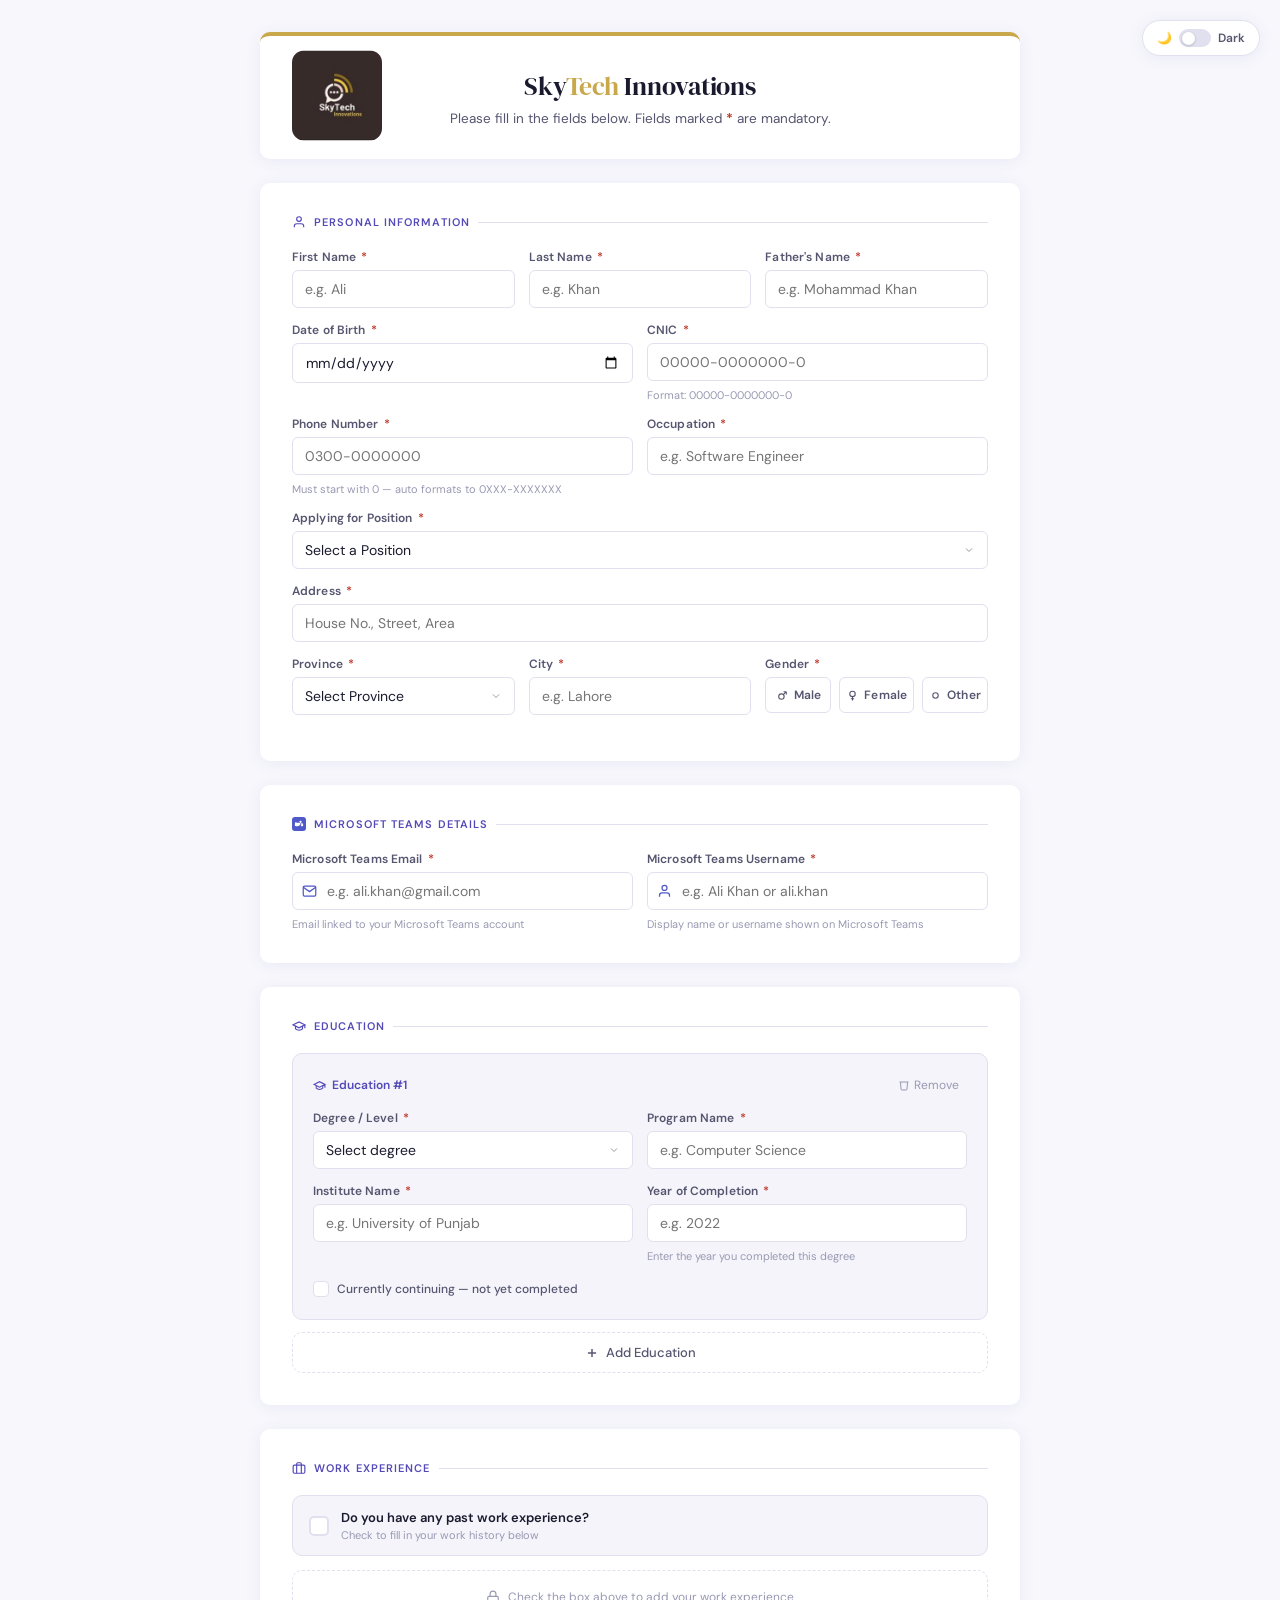
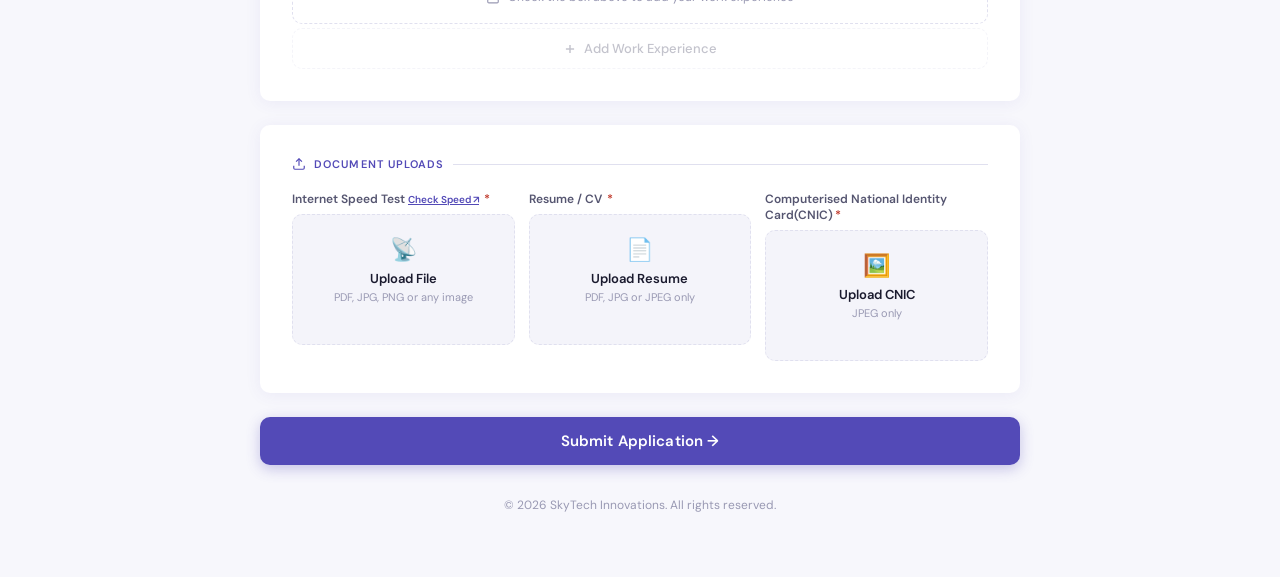
<file: index.html>
<!DOCTYPE html>
<html lang="en">
<head>
  <meta charset="UTF-8">
  <meta name="viewport" content="width=device-width, initial-scale=1.0">
  <title>Job Application — SkyTech Innovations</title>
  <link rel="preconnect" href="https://fonts.googleapis.com">
  <link href="https://fonts.googleapis.com/css2?family=DM+Sans:wght@400;500;600&family=DM+Serif+Display&display=swap" rel="stylesheet">
  <style>
    *, *::before, *::after { box-sizing: border-box; margin: 0; padding: 0; }
    :root {
      --brand: #534AB7; --brand-light: rgba(83,74,183,.07); --brand-mid: rgba(83,74,183,.15);
      --danger: #C0392B; --success: #27AE60; --text-primary: #1a1a2e;
      --text-secondary: #555570; --text-muted: #9999b3; --border: #e0e0ef;
      --border-focus: #534AB7; --bg: #f7f7fc; --card-bg: #ffffff;
      --inner-bg: #f4f4fa; --radius: 10px; --radius-sm: 6px;
      --shadow: 0 2px 16px rgba(83,74,183,.08);
    }
    [data-theme="dark"] {
      --brand: #7B72E9; --brand-light: rgba(123,114,233,.12); --brand-mid: rgba(123,114,233,.2);
      --danger: #E05252; --success: #4CAF7D; --text-primary: #EAEAF5;
      --text-secondary: #A9A9C8; --text-muted: #6B6B8A; --border: #2E2E45;
      --border-focus: #7B72E9; --bg: #0F0F1A; --card-bg: #1A1A2E;
      --inner-bg: #141428; --shadow: 0 2px 24px rgba(0,0,0,.4);
    }
    [data-theme="dark"] .field input,[data-theme="dark"] .field select { background: #1E1E35; color: var(--text-primary); }
    [data-theme="dark"] .field input::placeholder { color: var(--text-muted); }
    [data-theme="dark"] .gender-opt.selected { background: rgba(123,114,233,.15); }
    .theme-toggle { position: fixed; top: 1.25rem; right: 1.25rem; z-index: 999; background: var(--card-bg); border: 1.5px solid var(--border); border-radius: 50px; padding: 8px 14px; display: flex; align-items: center; gap: 7px; cursor: pointer; font-size: 12px; font-weight: 600; font-family: "DM Sans", sans-serif; color: var(--text-secondary); box-shadow: var(--shadow); transition: all .2s; user-select: none; }
    .theme-toggle:hover { border-color: var(--brand); color: var(--brand); }
    .toggle-track { width: 32px; height: 18px; background: var(--border); border-radius: 20px; position: relative; transition: background .25s; flex-shrink: 0; }
    .toggle-track.on { background: var(--brand); }
    .toggle-thumb { width: 13px; height: 13px; background: #fff; border-radius: 50%; position: absolute; top: 2.5px; left: 2.5px; transition: transform .25s; box-shadow: 0 1px 3px rgba(0,0,0,.2); }
    .toggle-track.on .toggle-thumb { transform: translateX(14px); }
    body { font-family: "DM Sans", sans-serif; background: var(--bg); color: var(--text-primary); min-height: 100vh; padding: 2rem 1rem 4rem; }
    .page-wrap { max-width: 760px; margin: 0 auto; }
    .company-header { padding: 2rem; background: var(--card-bg); border-radius: var(--radius); box-shadow: var(--shadow); margin-bottom: 1.5rem; border-top: 4px solid #c9a84c; position: relative; display: flex; align-items: center; justify-content: center; min-height: 110px; }
    .company-logo { position: absolute; left: 2rem; top: 50%; transform: translateY(-50%); }
    .company-logo img { width: 90px; height: 90px; object-fit: contain; border-radius: 12px; }
    .company-center { display: flex; flex-direction: column; align-items: center; gap: 6px; }
    .company-name { font-family: "DM Serif Display", serif; font-size: 26px; color: var(--text-primary); letter-spacing: -.01em; }
    .company-name span { color: #c9a84c; }
    .form-subline { font-size: 13.5px; color: var(--text-secondary); }
    .form-subline strong { color: var(--danger); }
    .form-card { background: var(--card-bg); border-radius: var(--radius); box-shadow: var(--shadow); padding: 2rem; margin-bottom: 1.5rem; }
    .section-title { font-size: 11px; font-weight: 600; text-transform: uppercase; letter-spacing: .1em; color: var(--brand); margin-bottom: 1.25rem; display: flex; align-items: center; gap: 8px; }
    .section-title::after { content: ""; flex: 1; height: 1px; background: var(--border); }
    .grid-2 { display: grid; grid-template-columns: 1fr 1fr; gap: 14px; }
    .grid-3 { display: grid; grid-template-columns: 1fr 1fr 1fr; gap: 14px; }
    .mb { margin-bottom: 14px; }
    .field { display: flex; flex-direction: column; gap: 5px; }
    .field label { font-size: 12px; font-weight: 600; color: var(--text-secondary); letter-spacing: .01em; }
    .req { color: var(--danger); margin-left: 2px; }
    .field input, .field select { width: 100%; padding: 9px 12px; font-size: 14px; font-family: "DM Sans", sans-serif; border: 1.5px solid var(--border); border-radius: var(--radius-sm); background: #fff; color: var(--text-primary); outline: none; transition: border-color .15s, box-shadow .15s; appearance: none; }
    .field input:focus, .field select:focus { border-color: var(--border-focus); box-shadow: 0 0 0 3px var(--brand-mid); }
    .field input:disabled, .field select:disabled { background: var(--inner-bg); color: var(--text-muted); cursor: not-allowed; }
    .field select { background-image: url("data:image/svg+xml,%3Csvg xmlns='http://www.w3.org/2000/svg' width='12' height='12' viewBox='0 0 24 24' fill='none' stroke='%23999' stroke-width='2'%3E%3Cpath d='M6 9l6 6 6-6'/%3E%3C/svg%3E"); background-repeat: no-repeat; background-position: right 12px center; padding-right: 32px; }
    .hint { font-size: 11px; color: var(--text-muted); margin-top: 2px; }
    .err-msg { font-size: 11px; color: var(--danger); margin-top: 2px; display: none; }
    .gender-group { display: flex; gap: 8px; }
    .gender-opt { flex: 1; display: flex; align-items: center; justify-content: center; gap: 5px; border: 1.5px solid var(--border); border-radius: var(--radius-sm); padding: 9px 6px; cursor: pointer; font-size: 12px; font-weight: 500; color: var(--text-secondary); transition: all .15s; user-select: none; }
    .gender-opt input { display: none; }
    .gender-opt.selected { border-color: var(--brand); color: var(--brand); background: var(--brand-light); }
    .prefix-wrap { position: relative; }
    .prefix-wrap input { padding-left: 34px; }
    .prefix-icon { position: absolute; left: 10px; top: 50%; transform: translateY(-50%); pointer-events: none; display: flex; }
    .sub-card { border: 1.5px solid var(--border); border-radius: var(--radius); padding: 1.25rem; margin-bottom: 12px; background: var(--inner-bg); }
    .sub-card-header { display: flex; justify-content: space-between; align-items: center; margin-bottom: 14px; }
    .sub-card-num { font-size: 12px; font-weight: 600; color: var(--brand); display: flex; align-items: center; gap: 6px; }
    .remove-btn { background: none; border: none; cursor: pointer; font-size: 12px; font-family: "DM Sans", sans-serif; color: var(--text-muted); padding: 3px 8px; border-radius: 4px; display: flex; align-items: center; gap: 4px; transition: color .15s, background .15s; }
    .remove-btn:hover { color: var(--danger); background: rgba(192,57,43,.06); }
    .mini-toggle { display: inline-flex; align-items: center; gap: 8px; cursor: pointer; user-select: none; margin-top: 4px; }
    .mini-cb { width: 16px; height: 16px; border: 1.5px solid var(--border); border-radius: 4px; display: flex; align-items: center; justify-content: center; flex-shrink: 0; transition: all .18s; background: #fff; }
    .mini-cb.checked { background: var(--brand); border-color: var(--brand); }
    .mini-cb svg { opacity: 0; transition: opacity .13s; }
    .mini-cb.checked svg { opacity: 1; }
    .mini-label { font-size: 12px; font-weight: 500; color: var(--text-secondary); }
    .exp-toggle { display: flex; align-items: center; gap: 12px; padding: 13px 16px; border: 1.5px solid var(--border); border-radius: var(--radius); background: var(--inner-bg); cursor: pointer; user-select: none; transition: border-color .2s, background .2s; margin-bottom: 14px; }
    .exp-toggle:hover { border-color: var(--brand); }
    .exp-toggle.active { border-color: var(--brand); background: var(--brand-light); }
    .big-cb { width: 20px; height: 20px; border: 2px solid var(--border); border-radius: 5px; display: flex; align-items: center; justify-content: center; flex-shrink: 0; transition: all .2s; background: #fff; }
    .big-cb.checked { background: var(--brand); border-color: var(--brand); }
    .big-cb svg { opacity: 0; transition: opacity .15s; }
    .big-cb.checked svg { opacity: 1; }
    .toggle-text { display: flex; flex-direction: column; gap: 2px; }
    .toggle-main { font-size: 13px; font-weight: 600; color: var(--text-primary); }
    .toggle-sub { font-size: 11px; color: var(--text-muted); }
    .exp-body { transition: opacity .25s; }
    .exp-body.disabled { opacity: .35; pointer-events: none; }
    .locked-note { display: flex; align-items: center; justify-content: center; gap: 8px; font-size: 12px; color: var(--text-muted); border: 1.5px dashed var(--border); border-radius: var(--radius); padding: 18px; margin-bottom: 4px; }
    .locked-note.hidden { display: none; }
    .add-btn { display: flex; align-items: center; gap: 7px; background: none; border: 1.5px dashed var(--border); border-radius: var(--radius); padding: 11px 16px; font-size: 13px; font-weight: 500; font-family: "DM Sans", sans-serif; color: var(--text-secondary); cursor: pointer; width: 100%; justify-content: center; transition: all .15s; margin-top: 4px; }
    .add-btn:hover { border-color: var(--brand); color: var(--brand); background: var(--brand-light); }
    .upload-grid { display: grid; grid-template-columns: 1fr 1fr 1fr; gap: 14px; }
    .upload-subhead { font-size: 12px; font-weight: 600; color: var(--text-secondary); margin-bottom: 7px; }
    .upload-zone { border: 1.5px dashed var(--border); border-radius: var(--radius); padding: 1.25rem; text-align: center; cursor: pointer; transition: all .15s; background: var(--inner-bg); position: relative; overflow: hidden; }
    .upload-zone:hover { border-color: var(--brand); background: var(--brand-light); }
    .upload-zone input[type=file] { position: absolute; inset: 0; opacity: 0; cursor: pointer; width: 100%; height: 100%; }
    .upload-icon { font-size: 22px; margin-bottom: 6px; }
    .upload-label { font-size: 13px; font-weight: 600; color: var(--text-primary); }
    .upload-hint { font-size: 11px; color: var(--text-muted); margin-top: 3px; }
    .upload-fname { font-size: 11px; color: var(--success); margin-top: 6px; font-weight: 500; min-height: 14px; }
    .submit-wrap { margin-top: 1.5rem; }
    .submit-btn { width: 100%; padding: 14px; font-size: 15px; font-weight: 600; font-family: "DM Sans", sans-serif; background: var(--brand); color: #fff; border: none; border-radius: var(--radius); cursor: pointer; transition: background .15s, transform .1s, box-shadow .15s; box-shadow: 0 4px 14px rgba(83,74,183,.3); letter-spacing: .01em; }
    .submit-btn:hover { background: #3d35a0; box-shadow: 0 6px 20px rgba(83,74,183,.4); }
    .submit-btn:active { transform: scale(.99); }
    .success-banner { display: none; background: #eafaf1; border: 1.5px solid #27AE60; border-radius: var(--radius); padding: 1.25rem 1.5rem; text-align: center; margin-top: 1rem; font-size: 14px; font-weight: 500; color: #1e8449; }
    .footer { text-align: center; font-size: 12px; color: var(--text-muted); margin-top: 2rem; }
    @media (max-width: 600px) { .grid-2, .grid-3, .upload-grid { grid-template-columns: 1fr; } .gender-group { flex-direction: column; } .form-card { padding: 1.25rem; } .company-logo { position: static; transform: none; margin-bottom: 10px; } .company-header { flex-direction: column; } }
  </style>
</head>
<body>

<button class="theme-toggle" onclick="toggleTheme()" id="theme-btn">
  <span id="theme-icon">🌙</span>
  <div class="toggle-track" id="toggle-track"><div class="toggle-thumb"></div></div>
  <span id="theme-label">Dark</span>
</button>

<div class="page-wrap">
  <div class="company-header">
    <div class="company-logo">
      <img src="[data-uri]" alt="SkyTech Innovations Logo">
    </div>
    <div class="company-center">
      <div class="company-name">Sky<span>Tech</span> Innovations</div>
      <div class="form-subline">Please fill in the fields below. Fields marked <strong>*</strong> are mandatory.</div>
    </div>
  </div>

  <!--
    NETLIFY FORMS — HOW IT WORKS:
    1. form has data-netlify="true" and name="job-application"
    2. hidden input name="form-name" matches the form name
    3. On submit we do a normal HTML POST (no fetch) so files upload correctly
    4. Netlify redirects to /thank-you.html after success
    5. Go to Netlify Dashboard → Forms → job-application → Form notifications → add your email
  -->
  <form
    name="job-application"
    method="POST"
    enctype="multipart/form-data"
    data-netlify="true"
    data-netlify-honeypot="bot-field"
    action="/thank-you.html"
    id="main-form"
  >
    <input type="hidden" name="form-name" value="job-application">
    <p style="display:none"><label>Do not fill: <input name="bot-field"></label></p>

    <!-- ══ PERSONAL INFO ══ -->
    <div class="form-card">
      <div class="section-title">
        <svg width="14" height="14" viewBox="0 0 24 24" fill="none" stroke="currentColor" stroke-width="2"><path d="M20 21v-2a4 4 0 0 0-4-4H8a4 4 0 0 0-4 4v2"/><circle cx="12" cy="7" r="4"/></svg>
        Personal Information
      </div>
      <div class="grid-3 mb">
        <div class="field">
          <label>First Name <span class="req">*</span></label>
          <input type="text" name="first_name" id="first_name" placeholder="e.g. Ali" required>
          <span class="err-msg" id="err-first_name">Please enter a valid first name</span>
        </div>
        <div class="field">
          <label>Last Name <span class="req">*</span></label>
          <input type="text" name="last_name" id="last_name" placeholder="e.g. Khan" required>
          <span class="err-msg" id="err-last_name">Please enter a valid last name</span>
        </div>
        <div class="field">
          <label>Father's Name <span class="req">*</span></label>
          <input type="text" name="father_name" id="father_name" placeholder="e.g. Mohammad Khan" required>
          <span class="err-msg" id="err-father_name">Please enter a valid father's name</span>
        </div>
      </div>
      <div class="grid-2 mb">
        <div class="field">
          <label>Date of Birth <span class="req">*</span></label>
          <input type="date" name="dob" required>
        </div>
        <div class="field">
          <label>CNIC <span class="req">*</span></label>
          <input type="text" name="cnic" id="cnic" placeholder="00000-0000000-0" maxlength="15" required>
          <span class="hint">Format: 00000-0000000-0</span>
        </div>
      </div>
      <div class="grid-2 mb">
        <div class="field">
          <label>Phone Number <span class="req">*</span></label>
          <input type="tel" name="phone" id="phone" placeholder="0300-0000000" maxlength="12" required>
          <span class="hint">Must start with 0 — auto formats to 0XXX-XXXXXXX</span>
          <span class="err-msg" id="phone-err">Please enter a valid 11-digit number e.g. 0300-1234567</span>
        </div>
        <div class="field">
          <label>Occupation <span class="req">*</span></label>
          <input type="text" name="occupation" placeholder="e.g. Software Engineer" required>
        </div>
      </div>
      <div class="field mb">
        <label>Applying for Position <span class="req">*</span></label>
        <select name="applying_for" required>
          <option value="" disabled selected>Select a Position</option>
          <option value="Customer Service Representative (Non-Voice — Avatar Based)">1. Customer Service Representative (Non-Voice — Avatar Based)</option>
          <option value="V2 Closer (Non-Voice — Avatar Based)">2. V2 Closer (Non-Voice — Avatar Based)</option>
          <option value="Closer (Voice)">3. Closer (Voice)</option>
        </select>
      </div>
      <div class="field mb">
        <label>Address <span class="req">*</span></label>
        <input type="text" name="address" placeholder="House No., Street, Area" required>
      </div>
      <div class="grid-3 mb">
        <div class="field">
          <label>Province <span class="req">*</span></label>
          <select name="province" required>
            <option value="" disabled selected>Select Province</option>
            <option>Punjab</option><option>Sindh</option><option>Khyber Pakhtunkhwa</option>
            <option>Balochistan</option><option>Gilgit-Baltistan</option>
            <option>Azad Kashmir</option><option>Islamabad Capital Territory</option>
          </select>
        </div>
        <div class="field">
          <label>City <span class="req">*</span></label>
          <input type="text" name="city" placeholder="e.g. Lahore" required>
        </div>
        <div class="field">
          <label>Gender <span class="req">*</span></label>
          <div class="gender-group">
            <label class="gender-opt" id="g-male" onclick="selectGender('male')">
              <input type="radio" name="gender" value="Male" required>
              <svg width="13" height="13" viewBox="0 0 24 24" fill="none" stroke="currentColor" stroke-width="2"><circle cx="10" cy="14" r="5"/><path d="M19 5l-5.5 5.5M19 5h-5M19 5v5"/></svg> Male
            </label>
            <label class="gender-opt" id="g-female" onclick="selectGender('female')">
              <input type="radio" name="gender" value="Female">
              <svg width="13" height="13" viewBox="0 0 24 24" fill="none" stroke="currentColor" stroke-width="2"><circle cx="12" cy="9" r="5"/><path d="M12 14v7M9 18h6"/></svg> Female
            </label>
            <label class="gender-opt" id="g-other" onclick="selectGender('other')">
              <input type="radio" name="gender" value="Other">
              <svg width="13" height="13" viewBox="0 0 24 24" fill="none" stroke="currentColor" stroke-width="2"><circle cx="12" cy="12" r="5"/></svg> Other
            </label>
          </div>
        </div>
      </div>
    </div>

    <!-- ══ MS TEAMS ══ -->
    <div class="form-card">
      <div class="section-title">
        <svg width="14" height="14" viewBox="0 0 24 24" fill="#5059C9"><rect width="24" height="24" rx="5"/><path d="M16.5 8.25a1.875 1.875 0 1 1-3.75 0 1.875 1.875 0 0 1 3.75 0zM7.875 10.5a1.5 1.5 0 1 1-3 0 1.5 1.5 0 0 1 3 0zM14.625 10.5c0 1.45-.585 2.76-1.53 3.712A5.25 5.25 0 0 1 9.375 15.75H7a2.25 2.25 0 0 1-2.25-2.25v-.75a3 3 0 0 1 3-3h4.5a2.625 2.625 0 0 1 2.625 2.625v-.375zm.75.375h1.5a2.25 2.25 0 0 1 2.25 2.25V14.25a1.5 1.5 0 0 1-1.5 1.5H15.19A6 6 0 0 0 15.75 13v-1.875z" fill="white"/></svg>
        Microsoft Teams Details
      </div>
      <div class="grid-2">
        <div class="field">
          <label>Microsoft Teams Email <span class="req">*</span></label>
          <div class="prefix-wrap">
            <div class="prefix-icon"><svg width="15" height="15" viewBox="0 0 24 24" fill="none" stroke="#5059C9" stroke-width="2"><path d="M4 4h16c1.1 0 2 .9 2 2v12c0 1.1-.9 2-2 2H4c-1.1 0-2-.9-2-2V6c0-1.1.9-2 2-2z"/><polyline points="22,6 12,13 2,6"/></svg></div>
            <input type="email" name="teams_email" placeholder="e.g. ali.khan@gmail.com" required>
          </div>
          <span class="hint">Email linked to your Microsoft Teams account</span>
        </div>
        <div class="field">
          <label>Microsoft Teams Username <span class="req">*</span></label>
          <div class="prefix-wrap">
            <div class="prefix-icon"><svg width="15" height="15" viewBox="0 0 24 24" fill="none" stroke="#5059C9" stroke-width="2"><path d="M20 21v-2a4 4 0 0 0-4-4H8a4 4 0 0 0-4 4v2"/><circle cx="12" cy="7" r="4"/></svg></div>
            <input type="text" name="teams_username" placeholder="e.g. Ali Khan or ali.khan" required>
          </div>
          <span class="hint">Display name or username shown on Microsoft Teams</span>
        </div>
      </div>
    </div>

    <!-- ══ EDUCATION ══ -->
    <div class="form-card">
      <div class="section-title">
        <svg width="14" height="14" viewBox="0 0 24 24" fill="none" stroke="currentColor" stroke-width="2"><path d="M22 10v6M2 10l10-5 10 5-10 5z"/><path d="M6 12v5c3 3 9 3 12 0v-5"/></svg>
        Education
      </div>
      <div id="edu-list"></div>
      <button type="button" class="add-btn" onclick="addEdu()">
        <svg width="14" height="14" viewBox="0 0 24 24" fill="none" stroke="currentColor" stroke-width="2.5"><line x1="12" y1="5" x2="12" y2="19"/><line x1="5" y1="12" x2="19" y2="12"/></svg>
        Add Education
      </button>
    </div>

    <!-- ══ WORK EXPERIENCE ══ -->
    <div class="form-card">
      <div class="section-title">
        <svg width="14" height="14" viewBox="0 0 24 24" fill="none" stroke="currentColor" stroke-width="2"><rect x="2" y="7" width="20" height="14" rx="2"/><path d="M16 21V5a2 2 0 0 0-2-2h-4a2 2 0 0 0-2 2v16"/></svg>
        Work Experience
      </div>
      <div class="exp-toggle" id="exp-toggle" onclick="toggleExp()">
        <div class="big-cb" id="exp-cb"><svg width="12" height="12" viewBox="0 0 24 24" fill="none" stroke="#fff" stroke-width="3"><polyline points="20 6 9 17 4 12"/></svg></div>
        <div class="toggle-text">
          <span class="toggle-main">Do you have any past work experience?</span>
          <span class="toggle-sub" id="toggle-sub">Check to fill in your work history below</span>
        </div>
      </div>
      <div class="locked-note" id="exp-locked">
        <svg width="14" height="14" viewBox="0 0 24 24" fill="none" stroke="currentColor" stroke-width="2"><rect x="3" y="11" width="18" height="11" rx="2"/><path d="M7 11V7a5 5 0 0 1 10 0v4"/></svg>
        Check the box above to add your work experience
      </div>
      <div class="exp-body disabled" id="exp-body">
        <div id="exp-list"></div>
        <button type="button" class="add-btn" onclick="addExp()">
          <svg width="14" height="14" viewBox="0 0 24 24" fill="none" stroke="currentColor" stroke-width="2.5"><line x1="12" y1="5" x2="12" y2="19"/><line x1="5" y1="12" x2="19" y2="12"/></svg>
          Add Work Experience
        </button>
      </div>
    </div>

    <!-- ══ UPLOADS ══ -->
    <div class="form-card">
      <div class="section-title">
        <svg width="14" height="14" viewBox="0 0 24 24" fill="none" stroke="currentColor" stroke-width="2"><path d="M21 15v4a2 2 0 0 1-2 2H5a2 2 0 0 1-2-2v-4"/><polyline points="17 8 12 3 7 8"/><line x1="12" y1="3" x2="12" y2="15"/></svg>
        Document Uploads
      </div>
      <div class="upload-grid">
        <div>
          <div class="upload-subhead">Internet Speed Test <a href="https://fast.com/" target="_blank" style="font-size:10px;color:var(--brand);">Check Speed ↗</a> <span class="req">*</span></div>
          <div class="upload-zone">
            <input type="file" name="speed_test" accept=".pdf,.jpg,.jpeg,.png,.gif,.bmp,.webp,.tiff,.heic" onchange="showFile(this,'f-speed')" required>
            <div class="upload-icon">📡</div><div class="upload-label">Upload File</div>
            <div class="upload-hint">PDF, JPG, PNG or any image</div>
            <div class="upload-fname" id="f-speed"></div>
          </div>
        </div>
        <div>
          <div class="upload-subhead">Resume / CV <span class="req">*</span></div>
          <div class="upload-zone">
            <input type="file" name="resume" accept=".pdf,.jpg,.jpeg,.png" onchange="showFile(this,'f-resume')" required>
            <div class="upload-icon">📄</div><div class="upload-label">Upload Resume</div>
            <div class="upload-hint">PDF, JPG or JPEG only</div>
            <div class="upload-fname" id="f-resume"></div>
          </div>
        </div>
        <div>
          <div class="upload-subhead">Computerised National Identity Card(CNIC)<span class="req">*</span></div>
          <div class="upload-zone">
            <input type="file" name="profile_photo" accept=".jpg,.jpeg" onchange="showFile(this,'f-photo')" required>
            <div class="upload-icon">🖼️</div><div class="upload-label">Upload CNIC</div>
            <div class="upload-hint">JPEG only</div>
            <div class="upload-fname" id="f-photo"></div>
          </div>
        </div>
      </div>
    </div>

    <div class="submit-wrap">
      <button type="button" class="submit-btn" onclick="validateAndSubmit()">Submit Application →</button>
    </div>
  </form>

  <div class="footer">© 2026 SkyTech Innovations. All rights reserved.</div>
</div>

<script>
  /* ══ PHONE VALIDATION ══ */
  (function() {
    const ph = document.getElementById('phone');
    if (!ph) return;
    ph.addEventListener('keydown', function(e) {
      const allowed = [8,9,27,35,36,37,38,39,40,46];
      if (allowed.includes(e.keyCode) || e.ctrlKey || e.metaKey) return;
      if (!/^[0-9]$/.test(e.key)) { e.preventDefault(); return; }
      const digits = this.value.replace(/\D/g,'');
      if (digits.length >= 11) { e.preventDefault(); return; }
      if (digits.length >= 4 && digits.slice(4).length >= 7) { e.preventDefault(); return; }
    });
    ph.addEventListener('input', function() {
      let digits = this.value.replace(/\D/g,'');
      if (digits.length > 0 && digits[0] !== '0') digits = '0';
      if (digits.length > 11) digits = digits.slice(0,11);
      this.value = digits.length <= 4 ? digits : digits.slice(0,4) + '-' + digits.slice(4,11);
      document.getElementById('phone-err').style.display = 'none';
      this.style.borderColor = ''; this.style.boxShadow = '';
    });
    ph.addEventListener('paste', function(e) {
      e.preventDefault();
      let digits = (e.clipboardData||window.clipboardData).getData('text').replace(/\D/g,'');
      if (!digits || digits[0] !== '0') digits = '0';
      digits = digits.slice(0,11);
      this.value = digits.length <= 4 ? digits : digits.slice(0,4) + '-' + digits.slice(4);
    });
    ph.addEventListener('blur', function() {
      const digits = this.value.replace(/\D/g,'');
      const err = document.getElementById('phone-err');
      if (this.value.trim() && (digits.length !== 11 || digits[0] !== '0')) {
        this.style.borderColor = '#C0392B'; this.style.boxShadow = '0 0 0 3px rgba(192,57,43,.12)';
        err.style.display = 'block';
      } else { this.style.borderColor = ''; this.style.boxShadow = ''; err.style.display = 'none'; }
    });
    ph.addEventListener('focus', function() {
      this.style.borderColor = ''; this.style.boxShadow = '';
      document.getElementById('phone-err').style.display = 'none';
    });
  })();

  /* ══ CNIC FORMAT ══ */
  document.getElementById('cnic').addEventListener('input', function() {
    let v = this.value.replace(/\D/g,'');
    let out = v.slice(0,5);
    if (v.length > 5) out += '-' + v.slice(5,12);
    if (v.length > 12) out += '-' + v.slice(12,13);
    this.value = out;
  });

  /* ══ NAME VALIDATION ══ */
  function isValidName(val) {
    val = val.trim();
    if (val.length < 2) return false;
    if (!/^[a-zA-Z][a-zA-Z\s.\'\-]{1,}$/.test(val)) return false;
    if (/([a-zA-Z])\1{2,}/.test(val)) return false;
    const words = val.split(/\s+/).filter(Boolean);
    for (const w of words) { if (w.replace(/[\'.\-]/g,'').length < 2) return false; }
    return true;
  }

  ['first_name','last_name','father_name'].forEach(name => {
    const el = document.getElementById(name);
    if (!el) return;
    el.addEventListener('input', function() {
      this.value = this.value.replace(/[^a-zA-Z\s.\'\-]/g,'');
    });
    el.addEventListener('blur', function() {
      const err = document.getElementById('err-' + name);
      if (this.value.trim() && !isValidName(this.value)) {
        this.style.borderColor = '#C0392B'; this.style.boxShadow = '0 0 0 3px rgba(192,57,43,.12)';
        if (err) err.style.display = 'block';
      } else { this.style.borderColor = ''; this.style.boxShadow = ''; if (err) err.style.display = 'none'; }
    });
    el.addEventListener('focus', function() {
      this.style.borderColor = ''; this.style.boxShadow = '';
      const err = document.getElementById('err-' + name);
      if (err) err.style.display = 'none';
    });
  });

  /* ══ GENDER ══ */
  function selectGender(val) {
    ['male','female','other'].forEach(g => document.getElementById('g-'+g).classList.remove('selected'));
    document.getElementById('g-'+val).classList.add('selected');
  }

  /* ══ EDUCATION ══ */
  let eduCount = 0;
  function addEdu() {
    eduCount++;
    const id = 'edu-' + eduCount, n = eduCount;
    document.getElementById('edu-list').insertAdjacentHTML('beforeend', `
    <div class="sub-card" id="${id}">
      <div class="sub-card-header">
        <span class="sub-card-num">
          <svg width="13" height="13" viewBox="0 0 24 24" fill="none" stroke="currentColor" stroke-width="2"><path d="M22 10v6M2 10l10-5 10 5-10 5z"/><path d="M6 12v5c3 3 9 3 12 0v-5"/></svg>
          Education #${n}
        </span>
        <button type="button" class="remove-btn" onclick="removeCard('${id}','edu')">
          <svg width="12" height="12" viewBox="0 0 24 24" fill="none" stroke="currentColor" stroke-width="2"><polyline points="3 6 5 6 21 6"/><path d="M19 6l-1 14a2 2 0 0 1-2 2H8a2 2 0 0 1-2-2L5 6"/></svg> Remove
        </button>
      </div>
      <div class="grid-2 mb">
        <div class="field">
          <label>Degree / Level <span class="req">*</span></label>
          <select name="edu_degree_${n}">
            <option value="" disabled selected>Select degree</option>
            <option>Matric (SSC)</option><option>Intermediate (HSSC)</option>
            <option>Bachelors</option><option>Masters</option><option>MPhil</option>
            <option>PhD</option><option>Diploma / Certificate</option><option>Other</option>
          </select>
        </div>
        <div class="field">
          <label>Program Name <span class="req">*</span></label>
          <input type="text" name="edu_program_${n}" placeholder="e.g. Computer Science">
        </div>
      </div>
      <div class="grid-2 mb">
        <div class="field">
          <label>Institute Name <span class="req">*</span></label>
          <input type="text" name="edu_institute_${n}" placeholder="e.g. University of Punjab">
        </div>
        <div class="field">
          <label>Year of Completion <span class="req">*</span></label>
          <input type="number" name="edu_year_${n}" id="yr-${id}" min="1970" max="2035" placeholder="e.g. 2022">
          <span class="hint" id="yr-hint-${id}">Enter the year you completed this degree</span>
        </div>
      </div>
      <label class="mini-toggle" onclick="toggleContinuing('${id}')">
        <div class="mini-cb" id="cb-${id}">
          <svg width="10" height="10" viewBox="0 0 24 24" fill="none" stroke="#fff" stroke-width="3"><polyline points="20 6 9 17 4 12"/></svg>
        </div>
        <span class="mini-label">Currently continuing — not yet completed</span>
      </label>
    </div>`);
  }

  function toggleContinuing(id) {
    const cb = document.getElementById('cb-'+id), yr = document.getElementById('yr-'+id), hint = document.getElementById('yr-hint-'+id);
    const on = !cb.classList.contains('checked');
    cb.classList.toggle('checked', on);
    yr.disabled = on; yr.value = on ? '' : yr.value;
    yr.placeholder = on ? 'In progress…' : 'e.g. 2022';
    hint.textContent = on ? 'Year not required — currently enrolled' : 'Enter the year you completed this degree';
    hint.style.color = on ? 'var(--brand)' : '';
  }

  /* ══ WORK EXPERIENCE ══ */
  let expEnabled = false, expCount = 0;
  function toggleExp() {
    expEnabled = !expEnabled;
    document.getElementById('exp-cb').classList.toggle('checked', expEnabled);
    document.getElementById('exp-toggle').classList.toggle('active', expEnabled);
    document.getElementById('exp-body').classList.toggle('disabled', !expEnabled);
    const locked = document.getElementById('exp-locked'), sub = document.getElementById('toggle-sub');
    if (expEnabled) { locked.classList.add('hidden'); sub.textContent = 'Work experience section is now enabled'; if (expCount === 0) addExp(); }
    else { locked.classList.remove('hidden'); sub.textContent = 'Check to fill in your work history below'; }
  }

  function addExp() {
    expCount++;
    const id = 'exp-'+expCount, n = expCount;
    document.getElementById('exp-list').insertAdjacentHTML('beforeend', `
    <div class="sub-card" id="${id}">
      <div class="sub-card-header">
        <span class="sub-card-num">
          <svg width="13" height="13" viewBox="0 0 24 24" fill="none" stroke="currentColor" stroke-width="2"><rect x="2" y="7" width="20" height="14" rx="2"/><path d="M16 21V5a2 2 0 0 0-2-2h-4a2 2 0 0 0-2 2v16"/></svg>
          Experience #${n}
        </span>
        <button type="button" class="remove-btn" onclick="removeCard('${id}','exp')">
          <svg width="12" height="12" viewBox="0 0 24 24" fill="none" stroke="currentColor" stroke-width="2"><polyline points="3 6 5 6 21 6"/><path d="M19 6l-1 14a2 2 0 0 1-2 2H8a2 2 0 0 1-2-2L5 6"/></svg> Remove
        </button>
      </div>
      <div class="grid-2 mb">
        <div class="field"><label>Employer Name <span class="req">*</span></label><input type="text" name="exp_employer_${n}" placeholder="e.g. ABC Technologies"></div>
        <div class="field"><label>Position / Title <span class="req">*</span></label><input type="text" name="exp_position_${n}" placeholder="e.g. Senior Developer"></div>
      </div>
      <div class="grid-2 mb">
        <div class="field"><label>Start Date <span class="req">*</span></label><input type="date" name="exp_start_${n}"></div>
        <div class="field"><label>End Date <span style="font-weight:400;color:var(--text-muted)">(leave blank if current)</span></label><input type="date" name="exp_end_${n}"></div>
      </div>
      <div class="field"><label>Reason for Leaving</label><input type="text" name="exp_reason_${n}" placeholder="e.g. Career growth, contract ended…"></div>
    </div>`);
  }

  function removeCard(id, type) {
    const el = document.getElementById(id); if (el) el.remove();
    if (type === 'edu') eduCount = document.querySelectorAll('[id^="edu-"]').length;
    else expCount = document.querySelectorAll('[id^="exp-"]').length;
  }

  /* ══ FILE DISPLAY ══ */
  function showFile(input, targetId) {
    const el = document.getElementById(targetId);
    if (input.files && input.files[0]) el.textContent = '✓ ' + input.files[0].name;
  }

  /* ══ FORM VALIDATION + SUBMIT ══ */
  function validateAndSubmit() {
    const form = document.getElementById('main-form');

    // Step 1: Check all required inputs/selects/textareas
    const required = form.querySelectorAll('input[required], select[required], textarea[required]');
    for (const el of required) {
      if (!el.value.trim()) {
        el.style.borderColor = '#C0392B';
        el.style.boxShadow = '0 0 0 3px rgba(192,57,43,.12)';
        el.scrollIntoView({ behavior: 'smooth', block: 'center' });
        el.focus();
        alert('Please fill in all required fields marked with *');
        return;
      }
      // Reset border if filled
      el.style.borderColor = '';
      el.style.boxShadow = '';
    }

    // Step 2: Check gender radio
    const gender = form.querySelector('input[name="gender"]:checked');
    if (!gender) {
      const gGroup = document.querySelector('.gender-group');
      gGroup.scrollIntoView({ behavior: 'smooth', block: 'center' });
      alert('Please select your gender');
      return;
    }

    // Step 3: Check required file uploads
    const fileInputs = [
      { id: 'speed_test', label: 'Internet Speed Test' },
      { id: 'resume',     label: 'Resume / CV' },
      { id: 'profile_photo', label: 'Profile Picture' }
    ];
    for (const f of fileInputs) {
      const el = form.querySelector('input[name="' + f.id + '"]');
      if (el && el.files.length === 0) {
        el.scrollIntoView({ behavior: 'smooth', block: 'center' });
        alert('Please upload: ' + f.label);
        return;
      }
    }

    // Step 4: Validate name fields
    const nameFields = ['first_name','last_name','father_name'];
    for (const name of nameFields) {
      const el = document.getElementById(name);
      const err = document.getElementById('err-' + name);
      if (el && !isValidName(el.value)) {
        el.style.borderColor = '#C0392B';
        el.style.boxShadow = '0 0 0 3px rgba(192,57,43,.12)';
        if (err) err.style.display = 'block';
        el.scrollIntoView({ behavior: 'smooth', block: 'center' });
        el.focus();
        return;
      }
    }

    // Step 5: Validate phone
    const phone = document.getElementById('phone');
    if (phone) {
      const digits = phone.value.replace(/\D/g,'');
      if (digits.length !== 11 || digits[0] !== '0') {
        phone.style.borderColor = '#C0392B';
        phone.style.boxShadow = '0 0 0 3px rgba(192,57,43,.12)';
        document.getElementById('phone-err').style.display = 'block';
        phone.scrollIntoView({ behavior: 'smooth', block: 'center' });
        phone.focus();
        return;
      }
    }

    // All passed — submit!
    form.submit();
  }

  /* ══ THEME TOGGLE ══ */
  function toggleTheme() {
    const html = document.documentElement;
    const track = document.getElementById('toggle-track');
    const icon = document.getElementById('theme-icon');
    const label = document.getElementById('theme-label');
    const isDark = html.getAttribute('data-theme') === 'dark';
    if (isDark) { html.removeAttribute('data-theme'); track.classList.remove('on'); icon.textContent = '🌙'; label.textContent = 'Dark'; localStorage.setItem('theme','light'); }
    else { html.setAttribute('data-theme','dark'); track.classList.add('on'); icon.textContent = '☀️'; label.textContent = 'Light'; localStorage.setItem('theme','dark'); }
  }
  (function() {
    if (localStorage.getItem('theme') === 'dark') {
      document.documentElement.setAttribute('data-theme','dark');
      const track = document.getElementById('toggle-track');
      const icon = document.getElementById('theme-icon');
      const label = document.getElementById('theme-label');
      if (track) track.classList.add('on');
      if (icon) icon.textContent = '☀️';
      if (label) label.textContent = 'Light';
    }
  })();

  addEdu();
</script>
</body>
</html>
</file>
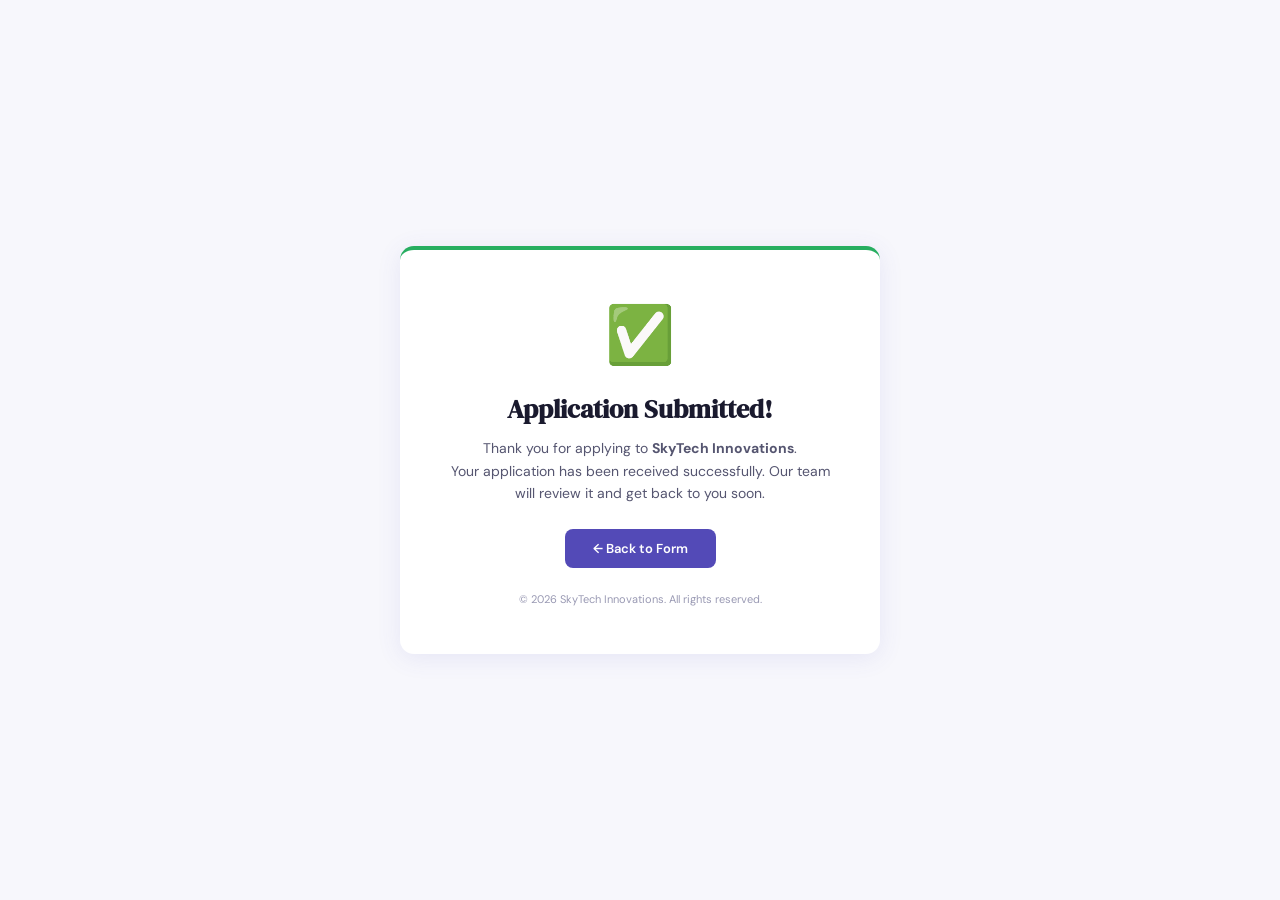
<file: thank-you.html>
<!DOCTYPE html>
<html lang="en">
<head>
  <meta charset="UTF-8">
  <meta name="viewport" content="width=device-width, initial-scale=1.0">
  <title>Application Submitted — SkyTech Innovations</title>
  <link href="https://fonts.googleapis.com/css2?family=DM+Sans:wght@400;500;600&family=DM+Serif+Display&display=swap" rel="stylesheet">
  <style>
    * { box-sizing: border-box; margin: 0; padding: 0; }
    body { font-family: "DM Sans", sans-serif; background: #f7f7fc; min-height: 100vh; display: flex; align-items: center; justify-content: center; padding: 2rem; }
    .card { background: #fff; border-radius: 14px; box-shadow: 0 4px 24px rgba(83,74,183,.1); padding: 3rem 2.5rem; max-width: 480px; width: 100%; text-align: center; border-top: 4px solid #27AE60; }
    .icon { font-size: 56px; margin-bottom: 1.25rem; }
    h1 { font-family: "DM Serif Display", serif; font-size: 26px; color: #1a1a2e; margin-bottom: 10px; }
    p { font-size: 14px; color: #555570; line-height: 1.6; margin-bottom: 1.5rem; }
    a { display: inline-block; padding: 11px 28px; background: #534AB7; color: #fff; border-radius: 8px; font-size: 13px; font-weight: 600; text-decoration: none; }
    a:hover { background: #3d35a0; }
    .footer { font-size: 11px; color: #9999b3; margin-top: 1.5rem; }
  </style>
</head>
<body>
  <div class="card">
    <div class="icon">✅</div>
    <h1>Application Submitted!</h1>
    <p>Thank you for applying to <strong>SkyTech Innovations</strong>.<br>Your application has been received successfully. Our team will review it and get back to you soon.</p>
    <a href="index.html">← Back to Form</a>
    <div class="footer">© 2026 SkyTech Innovations. All rights reserved.</div>
  </div>
</body>
</html>
</file>
